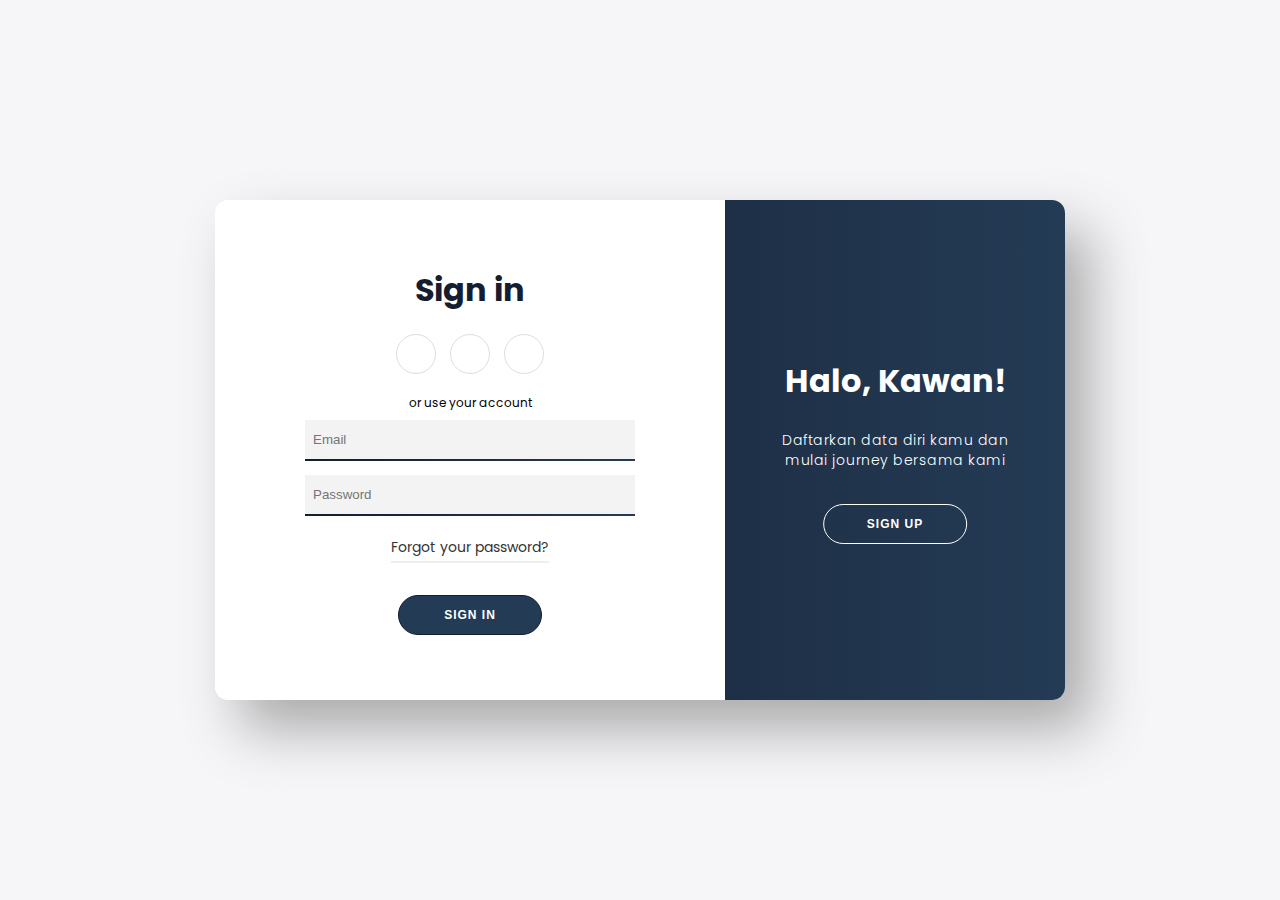
<file: sign in/signin.html>
<!DOCTYPE html>
<html lang="en">
    <head>
        <meta charset="UTF-8">
        <meta http-equiv="X-UA-Compatible" content="IE=edge">
        <meta name="viewport" content="width=device-width, initial-scale=1.0">
        <title>Sign in and Sign Up</title>
        <!-- font awesome icons -->
        <link rel="stylesheet"
            href="https://cdnjs.cloudflare.com/ajax/libs/font-awesome/6.1.1/css/all.min.css"
            integrity="sha512-KfkfwYDsLkIlwQp6LFnl8zNdLGxu9YAA1QvwINks4PhcElQSvqcyVLLD9aMhXd13uQjoXtEKNosOWaZqXgel0g=="
            crossorigin="anonymous" referrerpolicy="no-referrer" />
        <!-- css stylesheet -->
        <link rel="stylesheet" href="signin.css">
    </head>
    <body>

        <div class="container" id="container">
            <div class="form-container sign-up-container">
                <form action="#">
                    <h1>Create Account</h1>
                    <div class="social-container">
                        <a href="#" class="social"><i class="fab fa-facebook-f"></i></a>
                        <a href="#" class="social"><i class="fab
                                fa-google-plus-g"></i></a>
                        <a href="#" class="social"><i class="fab
                                fa-linkedin-in"></i></a>
                    </div>
                    <span>or use your email for registration</span>
                    <div class="infield">
                        <input type="text" placeholder="Name" />
                        <label></label>
                    </div>
                    <div class="infield">
                        <input type="email" placeholder="Email" name="email"/>
                        <label></label>
                    </div>
                    <div class="infield">
                        <input type="password" placeholder="Password" />
                        <label></label>
                    </div>
                    <button>Sign Up</button>
                </form>
            </div>
            <div class="form-container sign-in-container">
                <form action="#">
                    <h1>Sign in</h1>
                    <div class="social-container">
                        <a href="#" class="social"><i class="fab fa-facebook-f"></i></a>
                        <a href="#" class="social"><i class="fab
                                fa-google-plus-g"></i></a>
                        <a href="#" class="social"><i class="fab
                                fa-linkedin-in"></i></a>
                    </div>
                    <span>or use your account</span>
                    <div class="infield">
                        <input type="email" placeholder="Email" name="email"/>
                        <label></label>
                    </div>
                    <div class="infield">
                        <input type="password" placeholder="Password" />
                        <label></label>
                    </div>
                    <a href="#" class="forgot">Forgot your password?</a>
                    <button>Sign In</button>
                </form>
            </div>
            <div class="overlay-container" id="overlayCon">
                <div class="overlay">
                    <div class="overlay-panel overlay-left">
                        <h1>Bertemu Lagi!</h1>
                        <p>Lakukan login dengan data dirimu untuk informasi
                            terbaru kami</p>
                        <button>Sign In</button>
                    </div>
                    <div class="overlay-panel overlay-right">
                        <h1>Halo, Kawan!</h1>
                        <p>Daftarkan data diri kamu dan mulai journey bersama
                            kami</p>
                        <button>Sign Up</button>
                    </div>
                </div>
                <button id="overlayBtn"></button>
            </div>
        </div>

        <!-- js code -->
        <script>
            const container = document.getElementById('container');
            const overlayCon= document.getElementById('overlayCon');
            const overlayBtn = document.getElementById('overlayBtn');

            overlayBtn.addEventListener('click', ()=> {
                container.classList.toggle('right-panel-active');
                
                overlayBtn.classList.remove('btnScaled');
                window.requestAnimationFrame( ()=> {
                    overlayBtn.classList.add('btnScaled');
                })
            });
    </script>
    </body>
</html>
</file>
<file: sign in/signin.css>
@import url('https://fonts.googleapis.com/css2?family=Poppins:wght@100;200;300;400;500;600;700;800;900&display=swap');

* {
    padding: 0px;
    margin: 0px;
    box-sizing: border-box;
}

:root {
    --linear-grad: linear-gradient(to right, #141E30, #243B55);
    --grad-clr1: #141E30;
    --grad-clr2: #243B55;
}

body {
    height: 100vh;
    background: #f6f5f7;
    display: grid;
    place-content: center;
    font-family: 'Poppins', sans-serif;
}

.container {
    position: relative;
    width: 850px;
    height: 500px;
    background-color: #FFF;
    box-shadow: 25px 30px 55px #5557;
    border-radius: 13px;
    overflow: hidden;
}

.form-container {
    position: absolute;
    width: 60%;
    height: 100%;
    padding: 0px 40px;
    transition: all 0.6s ease-in-out;
}

.sign-up-container {
    opacity: 0;
    z-index: 1;
}

.sign-in-container {
    z-index: 2;
}

form {
    height: 100%;
    display: flex;
    flex-direction: column;
    align-items: center;
    justify-content: center;
    padding: 0px 50px;
}

h1 {
    color: var(--grad-clr1);
}

.social-container {
    margin: 20px 0px;
}
.social-container a {
    border: 1px solid #DDD;
    border-radius: 50%;
    display: inline-flex;
    justify-content: center;
    align-items: center;
    margin: 0px 5px;
    height: 40px;
    width: 40px;
}

span {
    font-size: 12px;
}

.infield {
    position: relative;
    margin: 8px 0px;
    width: 100%;
}

input {
    width: 100%;
    padding: 12px 8px;
    background-color: #f3f3f3;
    border: none;
    outline: none;
}

label {
    position: absolute;
    left: 50%;
    top: 100%;
    transform: translateX(-50%);
    width: 100%;
    height: 2px;
    background: var(--linear-grad);
    transition: 0.3s;
}

input:focus ~ label {
    width: 100%;
}

a {
    color: #333;
    font-size: 14px;
    text-decoration: none;
    margin: 15px 0px;
}

a.forgot {
    padding-bottom: 3px;
    border-bottom: 2px solid #EEE;
}

button {
    border-radius: 20px;
    border: 1px solid var(--grad-clr1);
    background-color: var(--grad-clr2);
    color: #FFF;
    font-size: 12px;
    font-weight: bold;
    padding: 12px 45px;
    letter-spacing: 1px;
    text-transform: uppercase;
}

.form-container button {
    margin-top: 17px;
    transition: 80ms ease-in;
}

.form-container button:hover {
    background: #FFF;
    color: var(--grad-clr1);
}

.overlay-container {
    position: absolute;
    top: 0;
    left: 60%;
    width: 40%;
    height: 100%;
    overflow: hidden;
    transition: transform 0.6s ease-in-out;
    z-index: 9;
}

#overlayBtn {
    cursor: pointer;
    position: absolute;
    left: 50%;
    top: 304px;
    transform: translateX(-50%);
    width: 143.67px;
    height: 40px;
    border: 1px solid #FFF;
    background: transparent;
    border-radius: 20px;
}

.overlay {
    position: relative;
    background: var(--linear-grad);
    color: #FFF;
    left: -150%;
    height: 100%;
    width: 250%;
    transition: transform 0.6s ease-in-out;
}

.overlay-panel {
    position: absolute;
    display: flex;
    align-items: center;
    justify-content: center;
    flex-direction: column;
    padding: 0px 40px;
    text-align: center;
    height: 100%;
    width: 340px;
    transition: 0.6s ease-in-out;
}

.overlay-left {
    right: 60%;
    transform: translateX(-12%);
}

.overlay-right {
    right: 0;
    transform: translateX(0%);
}

.overlay-panel h1 {
    color: #FFF;
}

p {
    font-size: 14px;
    font-weight: 300;
    line-height: 20px;
    letter-spacing: 0.5px;
    margin: 25px 0px 35px;
}

.overlay-panel button {
    border: none;
    background-color: transparent;
}

.right-panel-active .overlay-container {
    transform: translateX(-150%);
}

.right-panel-active .overlay {
    transform: translateX(50%);
}

.right-panel-active .overlay-left {
    transform: translateX(25%);
}

.right-panel-active .overlay-right {
    transform: translateX(35%);
}

.right-panel-active .sign-in-container {
    transform: translateX(20%);
    opacity: 0;
}

.right-panel-active .sign-up-container {
    transform: translateX(66.7%);
    opacity: 1;
    z-index: 5;
    animation: show 0.6s;
}

@keyframes show {
    0%, 50% {
        opacity: 0;
        z-index: 1;
    }
    50.1%, 100% {
        opacity: 1;
        z-index: 5;
    }
}

.btnScaled {
    animation: scaleBtn 0.6s;
}

@keyframes scaleBtn {
    0% {
        width: 143.67px;
    }
    50% {
        width: 250px;
    }
    100% {
        width: 143.67px;
    }
}
</file>
